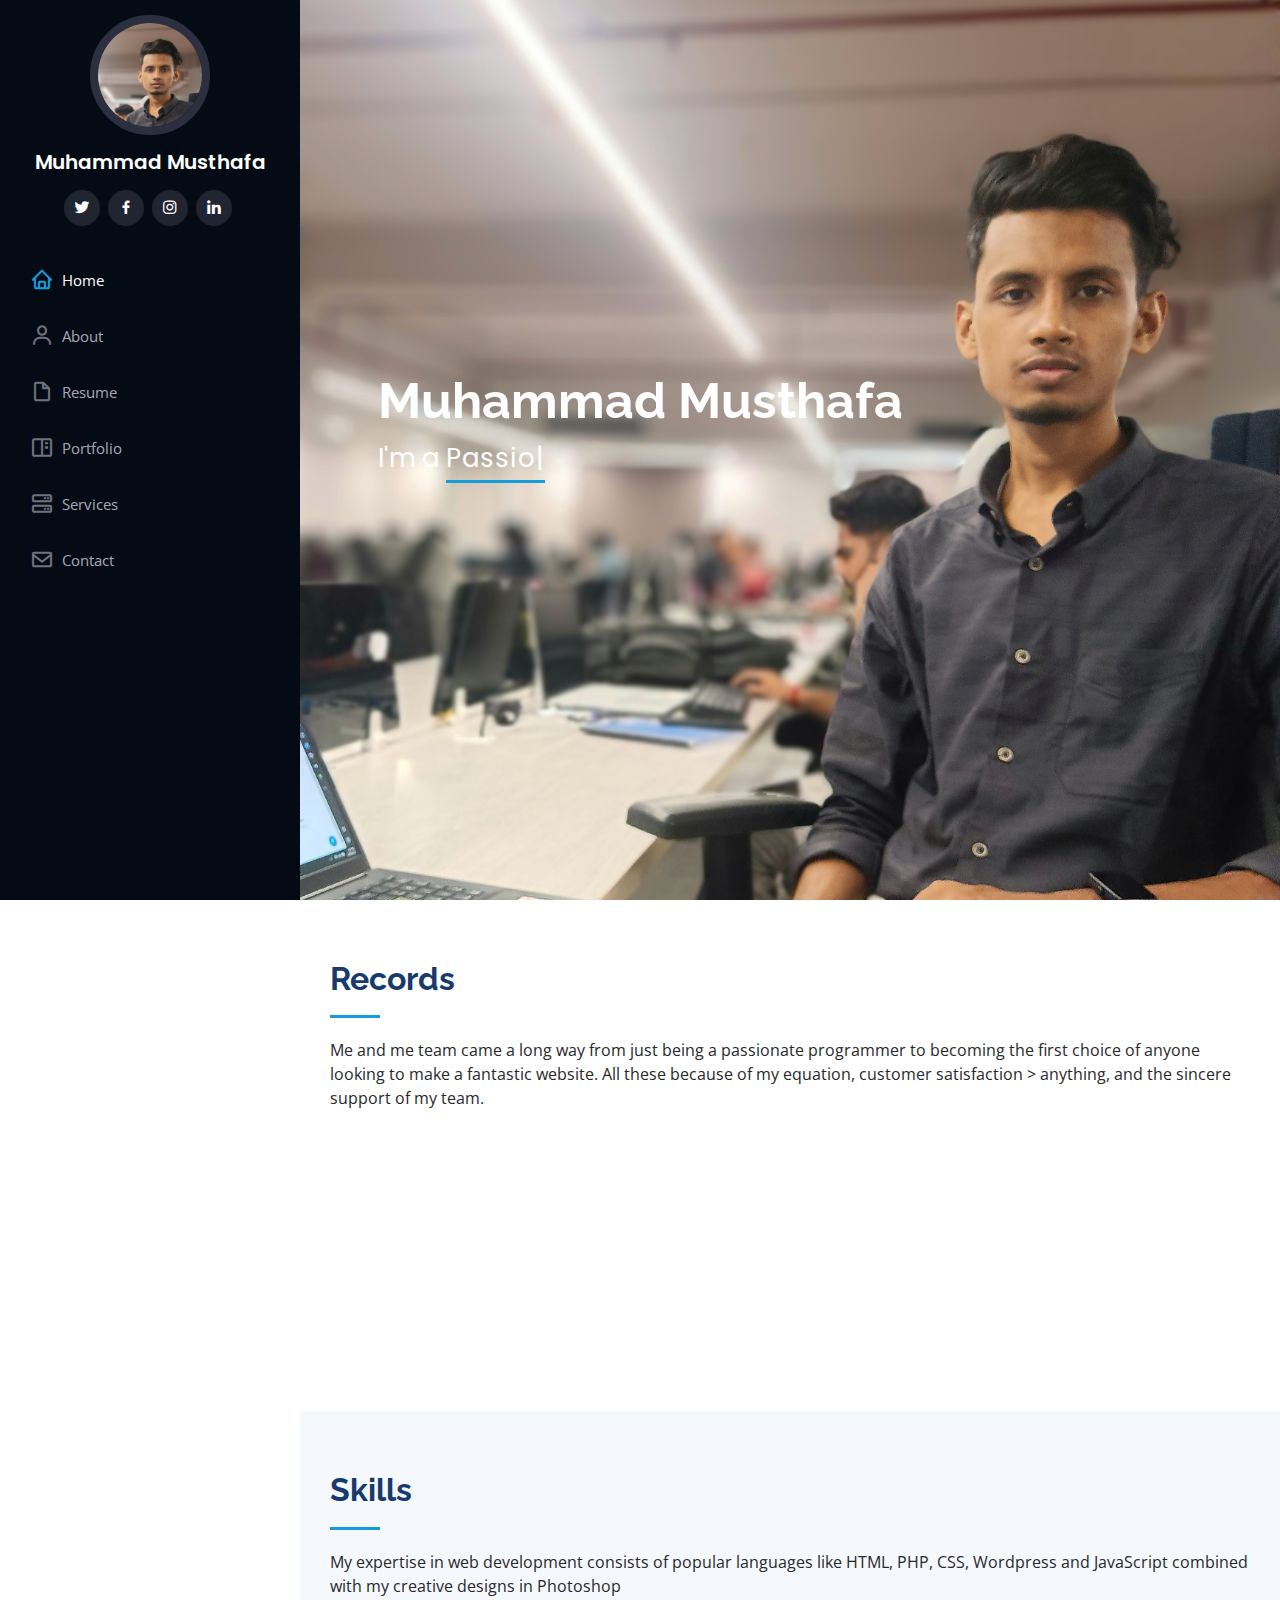
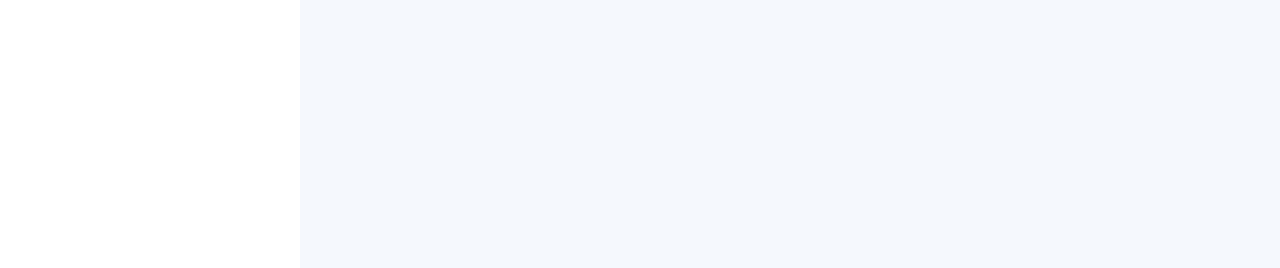
<file: index.html>
<!DOCTYPE html>
<html lang="en">

<head>
  <meta charset="utf-8">
  <meta content="width=device-width, initial-scale=1.0" name="viewport">

  <title>Muhammad Musthafa</title>
  <link rel="icon" href="portfolio-logo/profile.jpg">
  <meta content="" name="description">
  <meta content="" name="keywords">

  <!-- Favicons -->
  <link href="img/apple-touch-icon.png" rel="apple-touch-icon">

  <!-- Google Fonts -->
  <link href="https://fonts.googleapis.com/css?family=Open+Sans:300,300i,400,400i,600,600i,700,700i|Raleway:300,300i,400,400i,500,500i,600,600i,700,700i|Poppins:300,300i,400,400i,500,500i,600,600i,700,700i" rel="stylesheet">

  <!-- Vendor CSS Files -->
  <link href="aos/aos.css" rel="stylesheet">
  <link href="bootstrap/css/bootstrap.min.css" rel="stylesheet">
  <link href="bootstrap-icons/bootstrap-icons.css" rel="stylesheet">
  <link href="boxicons/css/boxicons.min.css" rel="stylesheet">
  <link href="glightbox/css/glightbox.min.css" rel="stylesheet">
  <link href="swiper/swiper-bundle.min.css" rel="stylesheet">

  <!-- Template Main CSS File -->
  <link href="css/style.css" rel="stylesheet">

</head>

<body>

  <!-- ======= Mobile nav toggle button ======= -->
  <i class="bi bi-list mobile-nav-toggle d-xl-none"></i>

  <!-- ======= Header ======= -->
  <header id="header">
    <div class="d-flex flex-column">

      <div class="profile">
        <img src="portfolio-logo/profile.jpg" alt="" class="img-fluid rounded-circle">
        <h1 class="text-light"><a href="index.html">Muhammad Musthafa</a></h1>
        <div class="social-links mt-3 text-center">
          <a href="https://twitter.com/beingmusthafa" class="twitter"><i class="bx bxl-twitter"></i></a>
          <a href="https://www.facebook.com/profile.php?id=100026985451742" class="facebook"><i class="bx bxl-facebook"></i></a>
          <a href="https://www.instagram.com/beingmusthafa/" class="instagram"><i class="bx bxl-instagram"></i></a>
          <a href="https://www.linkedin.com/in/muhammad-musthafa-691a83276/" class="linkedin"><i class="bx bxl-linkedin"></i></a>
        </div>
      </div>

      <nav id="navbar" class="nav-menu navbar">
        <ul>
          <li><a href="index.html" class="nav-link scrollto active"><i class="bx bx-home"></i> <span>Home</span></a></li>
          <li><a href="about.html" class="nav-link scrollto"><i class="bx bx-user"></i> <span>About</span></a></li>
          <li><a href="resume.html" class="nav-link scrollto"><i class="bx bx-file-blank"></i> <span>Resume</span></a></li>
          <li><a href="portfolio.html" class="nav-link scrollto"><i class="bx bx-book-content"></i> <span>Portfolio</span></a></li>
          <li><a href="services.html" class="nav-link scrollto"><i class="bx bx-server"></i> <span>Services</span></a></li>
          <li><a href="contact.html" class="nav-link scrollto"><i class="bx bx-envelope"></i> <span>Contact</span></a></li>
        </ul>
      </nav><!-- .nav-menu -->
    </div>
  </header><!-- End Header -->

  <!-- ======= Hero Section ======= -->
  <section id="hero" class="d-flex flex-column justify-content-center align-items-center">
    <div class="hero-container" data-aos="fade-in">
      <h2>Muhammad Musthafa</h2>
      <p>I'm a <span class="typed" data-typed-items="Passionate Developer, Freelancer, Student"></span></p>
    </div>
  </section><!-- End Hero -->

  <main id="main">

    

    <!-- ======= Facts Section ======= -->
    <section id="facts" class="facts">
      <div class="container">

        <div class="section-title">
          <h2>Records</h2>
          <p>Me and me team came a long way from just being a passionate programmer to becoming the first choice of anyone looking to make a fantastic website. All these because of my equation, customer satisfaction > anything, and the sincere support of my team.</p>
        </div>

        <div class="row no-gutters">

          <div class="col-lg-3 col-md-6 d-md-flex align-items-md-stretch" data-aos="fade-up">
            <div class="count-box">
              <i class="bi bi-emoji-smile"></i>
              <span data-purecounter-start="0" data-purecounter-end="232" data-purecounter-duration="1" class="purecounter"></span>
              <p><strong>Happy Clients</strong> whom we made smile</p>
            </div>
          </div>

          <div class="col-lg-3 col-md-6 d-md-flex align-items-md-stretch" data-aos="fade-up" data-aos-delay="100">
            <div class="count-box">
              <i class="bi bi-journal-richtext"></i>
              <span data-purecounter-start="0" data-purecounter-end="521" data-purecounter-duration="1" class="purecounter"></span>
              <p><strong>Projects</strong> completed wonderfully</p>
            </div>
          </div>

          <div class="col-lg-3 col-md-6 d-md-flex align-items-md-stretch" data-aos="fade-up" data-aos-delay="200">
            <div class="count-box">
              <i class="bi bi-headset"></i>
              <span data-purecounter-start="0" data-purecounter-end="1453" data-purecounter-duration="1" class="purecounter"></span>
              <p><strong>Hours Of Support</strong> provided for my clients by the support team</p>
            </div>
          </div>

          <div class="col-lg-3 col-md-6 d-md-flex align-items-md-stretch" data-aos="fade-up" data-aos-delay="300">
            <div class="count-box">
              <i class="bi bi-people"></i>
              <span data-purecounter-start="0" data-purecounter-end="32" data-purecounter-duration="1" class="purecounter"></span>
              <p><strong>Experts</strong> to support you 24x7 </p>
            </div>
          </div>

        </div>

      </div>
    </section><!-- End Facts Section -->

    <!-- ======= Skills Section ======= -->
    <section id="skills" class="skills section-bg">
      <div class="container">

        <div class="section-title">
          <h2>Skills</h2>
          <p>My expertise in web development consists of popular languages like HTML, PHP, CSS, Wordpress and JavaScript combined with my creative designs in Photoshop</p>
        </div>

        <div class="row skills-content">

          <div class="col-lg-6" data-aos="fade-up">

            <div class="progress">
              <span class="skill">HTML <i class="val">100%</i></span>
              <div class="progress-bar-wrap">
                <div class="progress-bar" role="progressbar" aria-valuenow="100" aria-valuemin="0" aria-valuemax="100"></div>
              </div>
            </div>

            <div class="progress">
              <span class="skill">CSS <i class="val">90%</i></span>
              <div class="progress-bar-wrap">
                <div class="progress-bar" role="progressbar" aria-valuenow="90" aria-valuemin="0" aria-valuemax="100"></div>
              </div>
            </div>

            <div class="progress">
              <span class="skill">JavaScript <i class="val">75%</i></span>
              <div class="progress-bar-wrap">
                <div class="progress-bar" role="progressbar" aria-valuenow="75" aria-valuemin="0" aria-valuemax="100"></div>
              </div>
            </div>

          </div>

          <div class="col-lg-6" data-aos="fade-up" data-aos-delay="100">

            <div class="progress">
              <span class="skill">PHP <i class="val">80%</i></span>
              <div class="progress-bar-wrap">
                <div class="progress-bar" role="progressbar" aria-valuenow="80" aria-valuemin="0" aria-valuemax="100"></div>
              </div>
            </div>

            <div class="progress">
              <span class="skill">WordPress/CMS <i class="val">90%</i></span>
              <div class="progress-bar-wrap">
                <div class="progress-bar" role="progressbar" aria-valuenow="90" aria-valuemin="0" aria-valuemax="100"></div>
              </div>
            </div>

            <div class="progress">
              <span class="skill">Photoshop <i class="val">55%</i></span>
              <div class="progress-bar-wrap">
                <div class="progress-bar" role="progressbar" aria-valuenow="55" aria-valuemin="0" aria-valuemax="100"></div>
              </div>
            </div>

          </div>

        </div>

      </div>
    </section><!-- End Skills Section -->


  </main><!-- End #main -->

  

  <a href="#" class="back-to-top d-flex align-items-center justify-content-center"><i class="bi bi-arrow-up-short"></i></a>

  <!-- Vendor JS Files -->
  <script src="aos/aos.js"></script>
  <script src="bootstrap/js/bootstrap.bundle.min.js"></script>
  <script src="glightbox/js/glightbox.min.js"></script>
  <script src="purecounter/purecounter_vanilla.js"></script>
  <script src="isotope-layout/isotope.pkgd.min.js"></script>
  <script src="swiper/swiper-bundle.min.js"></script>
  <script src="typed.js/typed.umd.js"></script>
  <script src="waypoints/noframework.waypoints.js"></script>
  <script src="php-email-form/validate.js"></script>

  <!-- Template Main JS File -->
  <script src="js/main.js"></script>

</body>

</html>
</file>
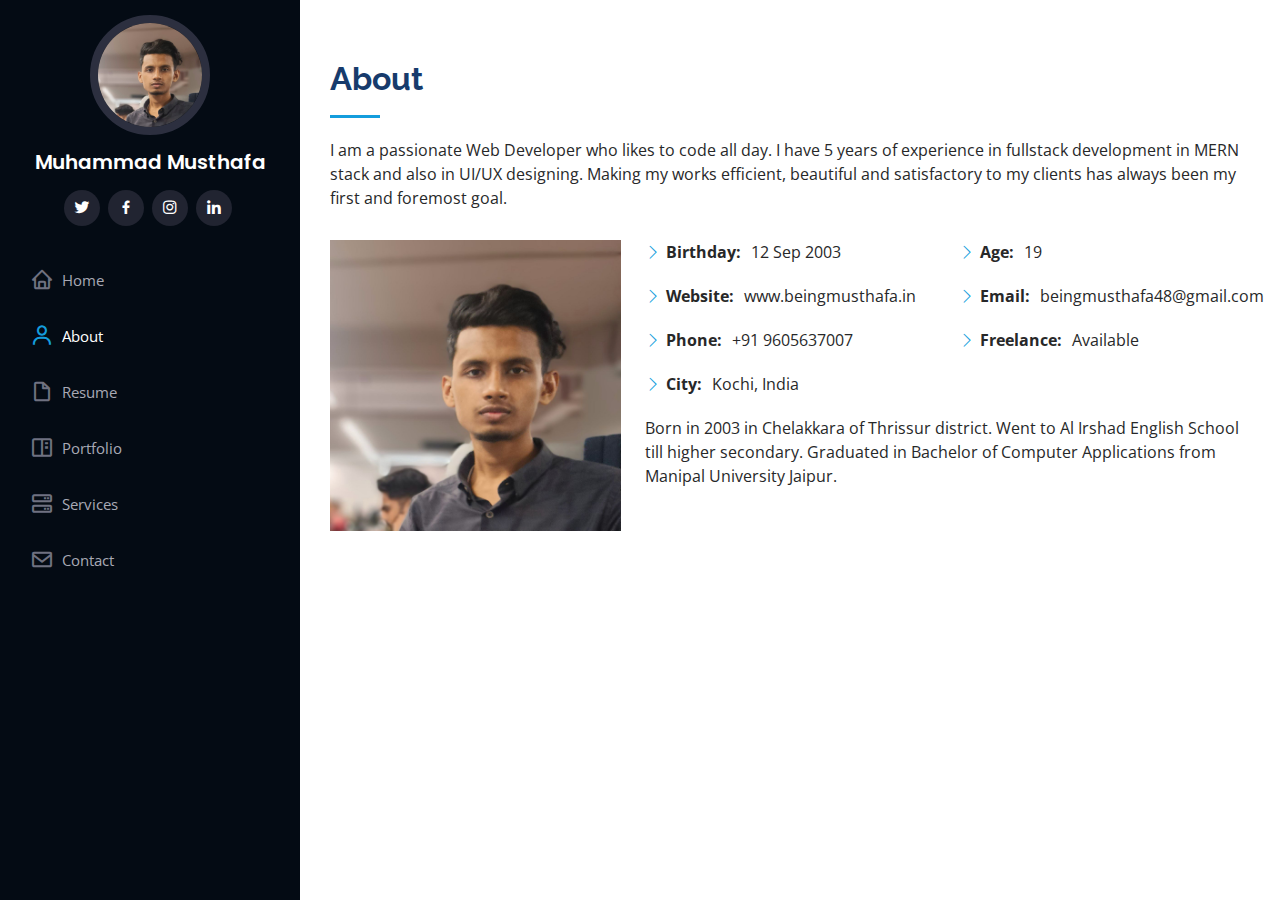
<file: about.html>
<!DOCTYPE html>
<html lang="en">
<head>
    <meta charset="UTF-8">
    <meta name="viewport" content="width=device-width, initial-scale=1.0">
    <title>Muhammad Musthafa - About</title>
    <link rel="icon" href="portfolio-logo/profile.jpg">

    <!-- Favicons -->
  <link href="img/apple-touch-icon.png" rel="apple-touch-icon">

  <!-- Google Fonts -->
  <link href="https://fonts.googleapis.com/css?family=Open+Sans:300,300i,400,400i,600,600i,700,700i|Raleway:300,300i,400,400i,500,500i,600,600i,700,700i|Poppins:300,300i,400,400i,500,500i,600,600i,700,700i" rel="stylesheet">

  <!-- Vendor CSS Files -->
  <link href="aos/aos.css" rel="stylesheet">
  <link href="bootstrap/css/bootstrap.min.css" rel="stylesheet">
  <link href="bootstrap-icons/bootstrap-icons.css" rel="stylesheet">
  <link href="boxicons/css/boxicons.min.css" rel="stylesheet">
  <link href="glightbox/css/glightbox.min.css" rel="stylesheet">
  <link href="swiper/swiper-bundle.min.css" rel="stylesheet">

  <!-- Template Main CSS File -->
  <link href="css/style.css" rel="stylesheet">
</head>
<body>

    <!-- ======= Mobile nav toggle button ======= -->
  <i class="bi bi-list mobile-nav-toggle d-xl-none"></i>

  <!-- ======= Header ======= -->
  <header id="header">
    <div class="d-flex flex-column">

      <div class="profile">
        <img src="portfolio-logo/profile.jpg" alt="" class="img-fluid rounded-circle">
        <h1 class="text-light"><a href="index.html">Muhammad Musthafa</a></h1>
        <div class="social-links mt-3 text-center">
          <a href="https://twitter.com/beingmusthafa" class="twitter"><i class="bx bxl-twitter"></i></a>
          <a href="https://www.facebook.com/profile.php?id=100026985451742" class="facebook"><i class="bx bxl-facebook"></i></a>
          <a href="https://www.instagram.com/beingmusthafa/" class="instagram"><i class="bx bxl-instagram"></i></a>
          <a href="https://www.linkedin.com/in/muhammad-musthafa-691a83276/" class="linkedin"><i class="bx bxl-linkedin"></i></a>
        </div>
      </div>

      <nav id="navbar" class="nav-menu navbar">
        <ul>
          <li><a href="index.html" class="nav-link scrollto "><i class="bx bx-home"></i> <span>Home</span></a></li>
          <li><a href="about.html" class="nav-link scrollto active"><i class="bx bx-user"></i> <span>About</span></a></li>
          <li><a href="resume.html" class="nav-link scrollto"><i class="bx bx-file-blank"></i> <span>Resume</span></a></li>
          <li><a href="portfolio.html" class="nav-link scrollto"><i class="bx bx-book-content"></i> <span>Portfolio</span></a></li>
          <li><a href="services.html" class="nav-link scrollto"><i class="bx bx-server"></i> <span>Services</span></a></li>
          <li><a href="contact.html" class="nav-link scrollto"><i class="bx bx-envelope"></i> <span>Contact</span></a></li>
        </ul>
      </nav><!-- .nav-menu -->
    </div>
  </header><!-- End Header -->
    <main id="main">
        <!-- ======= About Section ======= -->
    <section id="about" class="about">
        <div class="container">
  
          <div class="section-title">
            <h2>About</h2>
            <p> I am a passionate Web Developer who likes to code all day. I have 5 years of experience in fullstack development in MERN stack and also in UI/UX designing. Making my works efficient, beautiful and satisfactory to my clients has always been my first and foremost goal.</p>
          </div>
  
          <div class="row">
            <div class="col-lg-4" data-aos="fade-right">
              <img src="portfolio-logo/profile.jpg" class="img-fluid" alt="">
            </div>
            <div class="col-lg-8 pt-4 pt-lg-0 content" data-aos="fade-left">
              
              <div class="row">
                <div class="col-lg-6">
                  <ul>
                    <li><i class="bi bi-chevron-right"></i> <strong>Birthday:</strong> <span>12 Sep 2003</span></li>
                    <li><i class="bi bi-chevron-right"></i> <strong>Website:</strong> <span>www.beingmusthafa.in</span></li>
                    <li><i class="bi bi-chevron-right"></i> <strong>Phone:</strong> <span>+91 9605637007</span></li>
                    <li><i class="bi bi-chevron-right"></i> <strong>City:</strong> <span>Kochi, India</span></li>
                  </ul>
                </div>
                <div class="col-lg-6">
                  <ul>
                    <li><i class="bi bi-chevron-right"></i> <strong>Age:</strong> <span>19</span></li>
                    <li><i class="bi bi-chevron-right"></i> <strong>Email:</strong> <span>beingmusthafa48@gmail.com</span></li>
                    <li><i class="bi bi-chevron-right"></i> <strong>Freelance:</strong> <span>Available</span></li>
                  </ul>
                </div>
              </div>
              <p>
                Born in 2003 in Chelakkara of Thrissur district. Went to Al Irshad English School till higher secondary. Graduated in Bachelor of Computer Applications from Manipal University Jaipur.
              </p>
            </div>
          </div>
  
        </div>
      </section><!-- End About Section -->



    </main>


    <a href="#" class="back-to-top d-flex align-items-center justify-content-center"><i class="bi bi-arrow-up-short"></i></a>

  <!-- Vendor JS Files -->
  <script src="purecounter/purecounter_vanilla.js"></script>
  <script src="aos/aos.js"></script>
  <script src="bootstrap/js/bootstrap.bundle.min.js"></script>
  <script src="glightbox/js/glightbox.min.js"></script>
  <script src="isotope-layout/isotope.pkgd.min.js"></script>
  <script src="swiper/swiper-bundle.min.js"></script>
  <script src="typed.js/typed.umd.js"></script>
  <script src="waypoints/noframework.waypoints.js"></script>
  <script src="php-email-form/validate.js"></script>

  <!-- Template Main JS File -->
  <script src="js/main.js"></script>
</body>
</html>
</file>
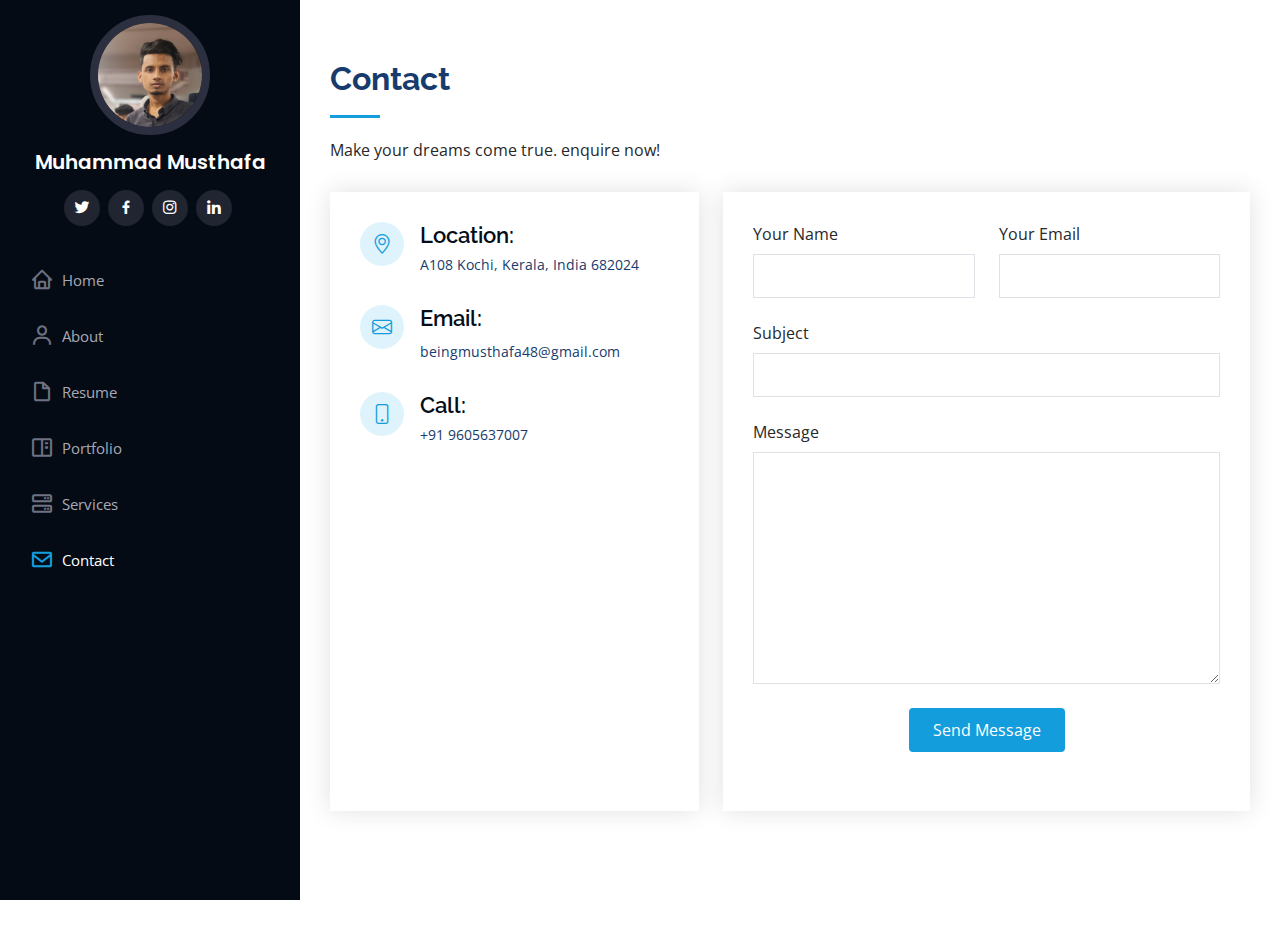
<file: contact.html>
<!DOCTYPE html>
<html lang="en">
<head>
    <meta charset="UTF-8">
    <meta name="viewport" content="width=device-width, initial-scale=1.0">
    <title>Muhammad Musthafa - Contact</title>
    <link rel="icon" href="portfolio-logo/profile.jpg">

    <!-- Favicons -->
  <link href="img/apple-touch-icon.png" rel="apple-touch-icon">

  <!-- Google Fonts -->
  <link href="https://fonts.googleapis.com/css?family=Open+Sans:300,300i,400,400i,600,600i,700,700i|Raleway:300,300i,400,400i,500,500i,600,600i,700,700i|Poppins:300,300i,400,400i,500,500i,600,600i,700,700i" rel="stylesheet">

  <!-- Vendor CSS Files -->
  <link href="aos/aos.css" rel="stylesheet">
  <link href="bootstrap/css/bootstrap.min.css" rel="stylesheet">
  <link href="bootstrap-icons/bootstrap-icons.css" rel="stylesheet">
  <link href="boxicons/css/boxicons.min.css" rel="stylesheet">
  <link href="glightbox/css/glightbox.min.css" rel="stylesheet">
  <link href="swiper/swiper-bundle.min.css" rel="stylesheet">

  <!-- Template Main CSS File -->
  <link href="css/style.css" rel="stylesheet">
</head>
<body>

    <!-- ======= Mobile nav toggle button ======= -->
  <i class="bi bi-list mobile-nav-toggle d-xl-none"></i>

  <!-- ======= Header ======= -->
  <header id="header">
    <div class="d-flex flex-column">

      <div class="profile">
        <img src="portfolio-logo/profile.jpg" alt="" class="img-fluid rounded-circle">
        <h1 class="text-light"><a href="index.html">Muhammad Musthafa</a></h1>
        <div class="social-links mt-3 text-center">
          <a href="https://twitter.com/beingmusthafa" class="twitter"><i class="bx bxl-twitter"></i></a>
          <a href="https://www.facebook.com/profile.php?id=100026985451742" class="facebook"><i class="bx bxl-facebook"></i></a>
          <a href="https://www.instagram.com/beingmusthafa/" class="instagram"><i class="bx bxl-instagram"></i></a>
          <a href="https://www.linkedin.com/in/muhammad-musthafa-691a83276/" class="linkedin"><i class="bx bxl-linkedin"></i></a>
        </div>
      </div>

      <nav id="navbar" class="nav-menu navbar">
        <ul>
          <li><a href="index.html" class="nav-link scrollto "><i class="bx bx-home"></i> <span>Home</span></a></li>
          <li><a href="about.html" class="nav-link scrollto"><i class="bx bx-user"></i> <span>About</span></a></li>
          <li><a href="resume.html" class="nav-link scrollto"><i class="bx bx-file-blank"></i> <span>Resume</span></a></li>
          <li><a href="portfolio.html" class="nav-link scrollto"><i class="bx bx-book-content"></i> <span>Portfolio</span></a></li>
          <li><a href="services.html" class="nav-link scrollto"><i class="bx bx-server"></i> <span>Services</span></a></li>
          <li><a href="contact.html" class="nav-link scrollto active"><i class="bx bx-envelope"></i> <span>Contact</span></a></li>
        </ul>
      </nav><!-- .nav-menu -->
    </div>
  </header><!-- End Header -->

    <main id="main">

         <!-- ======= Contact Section ======= -->
    <section id="contact" class="contact">
        <div class="container">
  
          <div class="section-title">
            <h2>Contact</h2>
            <p>Make your dreams come true. enquire now!</p>
          </div>
  
          <div class="row" data-aos="fade-in">
  
            <div class="col-lg-5 d-flex align-items-stretch">
              <div class="info">
                <div class="address">
                  <i class="bi bi-geo-alt"></i>
                  <h4>Location:</h4>
                  <p>A108 Kochi, Kerala, India 682024</p>
                </div>
  
                <div class="email">
                  <i class="bi bi-envelope"></i>
                  <h4>Email:</h4>
                  <p>beingmusthafa48@gmail.com</p>
                </div>
  
                <div class="phone">
                  <i class="bi bi-phone"></i>
                  <h4>Call:</h4>
                  <p>+91 9605637007</p>
                </div>
  
                <iframe src="https://www.google.com/maps/embed?pb=!1m18!1m12!1m3!1d3929.9510023340154!2d76.3192310092422!3d9.938034990123178!2m3!1f0!2f0!3f0!3m2!1i1024!2i768!4f13.1!3m3!1m2!1s0x3b0873e8b17e4e1f%3A0x631726fd9022096b!2sBrototype%20Kochi!5e0!3m2!1sen!2sin!4v1689790853045!5m2!1sen!2sin" width="280" height="300" style="border:0;" allowfullscreen loading="lazy" referrerpolicy="no-referrer-when-downgrade"></iframe>
              </div>
  
            </div>
  
            <div class="col-lg-7 mt-5 mt-lg-0 d-flex align-items-stretch">
              <form action="forms/contact.php" method="post" role="form" class="php-email-form">
                <div class="row">
                  <div class="form-group col-md-6">
                    <label for="name">Your Name</label>
                    <input type="text" name="name" class="form-control" id="name" required>
                  </div>
                  <div class="form-group col-md-6">
                    <label for="name">Your Email</label>
                    <input type="email" class="form-control" name="email" id="email" required>
                  </div>
                </div>
                <div class="form-group">
                  <label for="name">Subject</label>
                  <input type="text" class="form-control" name="subject" id="subject" required>
                </div>
                <div class="form-group">
                  <label for="name">Message</label>
                  <textarea class="form-control" name="message" rows="10" required></textarea>
                </div>
                <div class="my-3">
                  <div class="loading">Loading</div>
                  <div class="error-message"></div>
                  <div class="sent-message">Your message has been sent. Thank you!</div>
                </div>
                <div class="text-center"><button type="submit">Send Message</button></div>
              </form>
            </div>
  
          </div>
  
        </div>
      </section><!-- End Contact Section -->
    </main>




    <a href="#" class="back-to-top d-flex align-items-center justify-content-center"><i class="bi bi-arrow-up-short"></i></a>

  <!-- Vendor JS Files -->
  <script src="purecounter/purecounter_vanilla.js"></script>
  <script src="aos/aos.js"></script>
  <script src="bootstrap/js/bootstrap.bundle.min.js"></script>
  <script src="glightbox/js/glightbox.min.js"></script>
  <script src="isotope-layout/isotope.pkgd.min.js"></script>
  <script src="swiper/swiper-bundle.min.js"></script>
  <script src="typed.js/typed.umd.js"></script>
  <script src="waypoints/noframework.waypoints.js"></script>
  <script src="php-email-form/validate.js"></script>

  <!-- Template Main JS File -->
  <script src="js/main.js"></script>
</body>
</html>
</file>
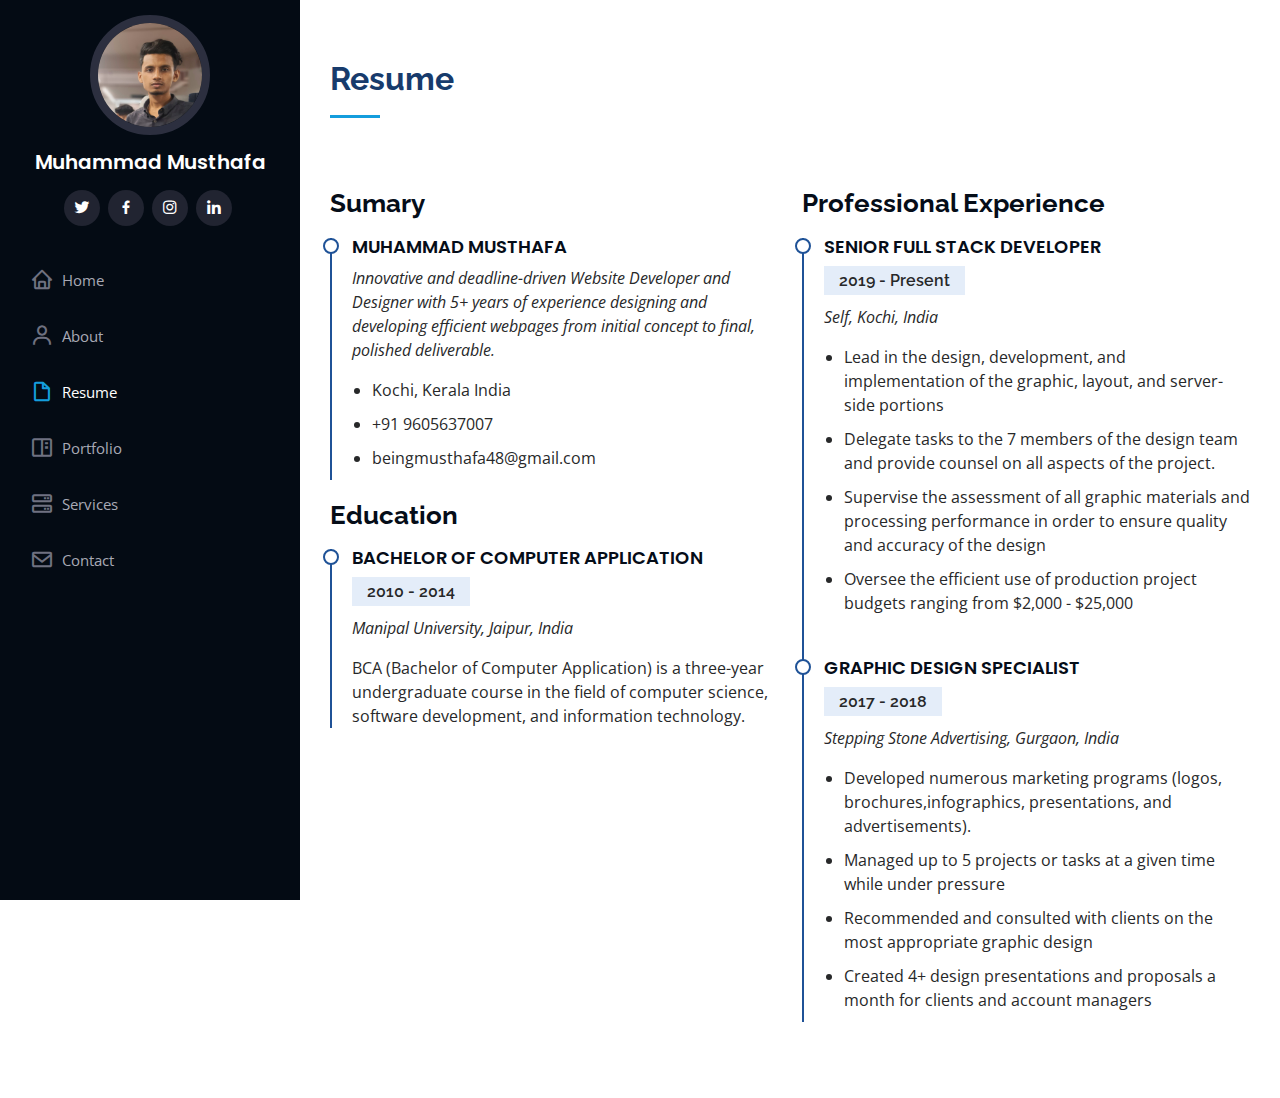
<file: resume.html>
<!DOCTYPE html>
<html lang="en">
<head>
    <meta charset="UTF-8">
    <meta name="viewport" content="width=device-width, initial-scale=1.0">
    <title>Muhammad Musthafa - Resume</title>
    <link rel="icon" href="portfolio-logo/profile.jpg">

    <!-- Favicons -->
  <link href="img/apple-touch-icon.png" rel="apple-touch-icon">

  <!-- Google Fonts -->
  <link href="https://fonts.googleapis.com/css?family=Open+Sans:300,300i,400,400i,600,600i,700,700i|Raleway:300,300i,400,400i,500,500i,600,600i,700,700i|Poppins:300,300i,400,400i,500,500i,600,600i,700,700i" rel="stylesheet">

  <!-- Vendor CSS Files -->
  <link href="aos/aos.css" rel="stylesheet">
  <link href="bootstrap/css/bootstrap.min.css" rel="stylesheet">
  <link href="bootstrap-icons/bootstrap-icons.css" rel="stylesheet">
  <link href="boxicons/css/boxicons.min.css" rel="stylesheet">
  <link href="glightbox/css/glightbox.min.css" rel="stylesheet">
  <link href="swiper/swiper-bundle.min.css" rel="stylesheet">

  <!-- Template Main CSS File -->
  <link href="css/style.css" rel="stylesheet">
</head>
<body>
    <!-- ======= Mobile nav toggle button ======= -->
  <i class="bi bi-list mobile-nav-toggle d-xl-none"></i>

  <!-- ======= Header ======= -->
  <header id="header">
    <div class="d-flex flex-column">

      <div class="profile">
        <img src="portfolio-logo/profile.jpg" alt="" class="img-fluid rounded-circle">        <h1 class="text-light"><a href="index.html">Muhammad Musthafa</a></h1>
        <div class="social-links mt-3 text-center">
          <a href="https://twitter.com/beingmusthafa" class="twitter"><i class="bx bxl-twitter"></i></a>
          <a href="https://www.facebook.com/profile.php?id=100026985451742" class="facebook"><i class="bx bxl-facebook"></i></a>
          <a href="https://www.instagram.com/beingmusthafa/" class="instagram"><i class="bx bxl-instagram"></i></a>
          <a href="https://www.linkedin.com/in/muhammad-musthafa-691a83276/" class="linkedin"><i class="bx bxl-linkedin"></i></a>
        </div>
      </div>

      <nav id="navbar" class="nav-menu navbar">
        <ul>
          <li><a href="index.html" class="nav-link scrollto "><i class="bx bx-home"></i> <span>Home</span></a></li>
          <li><a href="about.html" class="nav-link scrollto"><i class="bx bx-user"></i> <span>About</span></a></li>
          <li><a href="resume.html" class="nav-link scrollto active"><i class="bx bx-file-blank"></i> <span>Resume</span></a></li>
          <li><a href="portfolio.html" class="nav-link scrollto"><i class="bx bx-book-content"></i> <span>Portfolio</span></a></li>
          <li><a href="services.html" class="nav-link scrollto"><i class="bx bx-server"></i> <span>Services</span></a></li>
          <li><a href="contact.html" class="nav-link scrollto"><i class="bx bx-envelope"></i> <span>Contact</span></a></li>
        </ul>
      </nav><!-- .nav-menu -->
    </div>
  </header><!-- End Header -->

    <main id="main">

        <!-- ======= Resume Section ======= -->
    <section id="resume" class="resume">
        <div class="container">
  
          <div class="section-title">
            <h2>Resume</h2>
          </div>
  
          <div class="row">
            <div class="col-lg-6" data-aos="fade-up">
              <h3 class="resume-title">Sumary</h3>
              <div class="resume-item pb-0">
                <h4>Muhammad Musthafa</h4>
                <p><em>Innovative and deadline-driven Website Developer and Designer with 5+ years of experience designing and developing efficient webpages from initial concept to final, polished deliverable.</em></p>
                <ul>
                  <li>Kochi, Kerala India</li>
                  <li>+91 9605637007</li>
                  <li>beingmusthafa48@gmail.com</li>
                </ul>
              </div>
  
              <h3 class="resume-title">Education</h3>
              <div class="resume-item">
                <h4>Bachelor of Computer Application</h4>
                <h5>2010 - 2014</h5>
                <p><em>Manipal University, Jaipur, India</em></p>
                <p>BCA (Bachelor of Computer Application) is a three-year undergraduate course in the field of computer science, software development, and information technology.</p>
              </div>
            </div>
            <div class="col-lg-6" data-aos="fade-up" data-aos-delay="100">
              <h3 class="resume-title">Professional Experience</h3>
              <div class="resume-item">
                <h4>Senior Full Stack Developer</h4>
                <h5>2019 - Present</h5>
                <p><em>Self, Kochi, India </em></p>
                <ul>
                  <li>Lead in the design, development, and implementation of the graphic, layout, and server-side portions</li>
                  <li>Delegate tasks to the 7 members of the design team and provide counsel on all aspects of the project. </li>
                  <li>Supervise the assessment of all graphic materials and processing performance in order to ensure quality and accuracy of the design</li>
                  <li>Oversee the efficient use of production project budgets ranging from $2,000 - $25,000</li>
                </ul>
              </div>
              <div class="resume-item">
                <h4>Graphic design specialist</h4>
                <h5>2017 - 2018</h5>
                <p><em>Stepping Stone Advertising, Gurgaon, India</em></p>
                <ul>
                  <li>Developed numerous marketing programs (logos, brochures,infographics, presentations, and advertisements).</li>
                  <li>Managed up to 5 projects or tasks at a given time while under pressure</li>
                  <li>Recommended and consulted with clients on the most appropriate graphic design</li>
                  <li>Created 4+ design presentations and proposals a month for clients and account managers</li>
                </ul>
              </div>
            </div>
          </div>
  
        </div>
      </section><!-- End Resume Section -->
    </main>



    <a href="#" class="back-to-top d-flex align-items-center justify-content-center"><i class="bi bi-arrow-up-short"></i></a>

  <!-- Vendor JS Files -->
  <script src="purecounter/purecounter_vanilla.js"></script>
  <script src="aos/aos.js"></script>
  <script src="bootstrap/js/bootstrap.bundle.min.js"></script>
  <script src="glightbox/js/glightbox.min.js"></script>
  <script src="isotope-layout/isotope.pkgd.min.js"></script>
  <script src="swiper/swiper-bundle.min.js"></script>
  <script src="typed.js/typed.umd.js"></script>
  <script src="waypoints/noframework.waypoints.js"></script>
  <script src="php-email-form/validate.js"></script>

  <!-- Template Main JS File -->
  <script src="js/main.js"></script>
</body>
</html>
</file>
<file: css/style.css>
/**
* Template Name: iPortfolio
* Updated: May 30 2023 with Bootstrap v5.3.0
* Template URL: https://bootstrapmade.com/iportfolio-bootstrap-portfolio-websites-template/
* Author: BootstrapMade.com
* License: https://bootstrapmade.com/license/
*/

/*--------------------------------------------------------------
# General
--------------------------------------------------------------*/
body {
  font-family: "Open Sans", sans-serif;
  color: #272829;
}

a {
  color: #149ddd;
  text-decoration: none;
}

a:hover {
  color: #37b3ed;
  text-decoration: none;
}

h1,
h2,
h3,
h4,
h5,
h6 {
  font-family: "Raleway", sans-serif;
}

/*--------------------------------------------------------------
# Back to top button
--------------------------------------------------------------*/
.back-to-top {
  position: fixed;
  visibility: hidden;
  opacity: 0;
  right: 15px;
  bottom: 15px;
  z-index: 996;
  background: #149ddd;
  width: 40px;
  height: 40px;
  border-radius: 50px;
  transition: all 0.4s;
}

.back-to-top i {
  font-size: 28px;
  color: #fff;
  line-height: 0;
}

.back-to-top:hover {
  background: #2eafec;
  color: #fff;
}

.back-to-top.active {
  visibility: visible;
  opacity: 1;
}

/*--------------------------------------------------------------
# Header
--------------------------------------------------------------*/
#header {
  position: fixed;
  top: 0;
  left: 0;
  bottom: 0;
  width: 300px;
  transition: all ease-in-out 0.5s;
  z-index: 9997;
  transition: all 0.5s;
  padding: 0 15px;
  background: #040b14;
  overflow-y: auto;
}

#header .profile img {
  margin: 15px auto;
  display: block;
  width: 120px;
  border: 8px solid #2c2f3f;
}

#header .profile h1 {
  font-size: 20px;
  margin: 0;
  padding: 0;
  font-weight: 600;
  -moz-text-align-last: center;
  text-align-last: center;
  font-family: "Poppins", sans-serif;
}

#header .profile h1 a,
#header .profile h1 a:hover {
  color: #fff;
  text-decoration: none;
}

#header .profile .social-links a {
  font-size: 18px;
  display: inline-block;
  background: #212431;
  color: #fff;
  line-height: 1;
  padding: 8px 0;
  margin-right: 4px;
  border-radius: 50%;
  text-align: center;
  width: 36px;
  height: 36px;
  transition: 0.3s;
}

#header .profile .social-links a:hover {
  background: #149ddd;
  color: #fff;
  text-decoration: none;
}

#main {
  margin-left: 300px;
}

.container,
.container-fluid {
  padding-left: 30px;
  padding-right: 30px;
}

@media (max-width: 1199px) {
  #header {
    left: -300px;
  }

  #main {
    margin-left: 0;
  }

  .container,
  .container-fluid {
    padding-left: 12px;
    padding-right: 12px;
  }
}

/*--------------------------------------------------------------
# Navigation Menu
--------------------------------------------------------------*/
/* Desktop Navigation */
.nav-menu {
  padding: 30px 0 0 0;
}

.nav-menu * {
  margin: 0;
  padding: 0;
  list-style: none;
}

.nav-menu>ul>li {
  position: relative;
  white-space: nowrap;
}

.nav-menu a,
.nav-menu a:focus {
  display: flex;
  align-items: center;
  color: #a8a9b4;
  padding: 12px 15px;
  margin-bottom: 8px;
  transition: 0.3s;
  font-size: 15px;
}

.nav-menu a i,
.nav-menu a:focus i {
  font-size: 24px;
  padding-right: 8px;
  color: #6f7180;
}

.nav-menu a:hover,
.nav-menu .active,
.nav-menu .active:focus,
.nav-menu li:hover>a {
  text-decoration: none;
  color: #fff;
}

.nav-menu a:hover i,
.nav-menu .active i,
.nav-menu .active:focus i,
.nav-menu li:hover>a i {
  color: #149ddd;
}

/* Mobile Navigation */
.mobile-nav-toggle {
  position: fixed;
  right: 15px;
  top: 15px;
  z-index: 9998;
  border: 0;
  font-size: 24px;
  transition: all 0.4s;
  outline: none !important;
  background-color: #149ddd;
  color: #fff;
  width: 40px;
  height: 40px;
  display: inline-flex;
  align-items: center;
  justify-content: center;
  line-height: 0;
  border-radius: 50px;
  cursor: pointer;
}

.mobile-nav-active {
  overflow: hidden;
}

.mobile-nav-active #header {
  left: 0;
}

/*--------------------------------------------------------------
# Hero Section
--------------------------------------------------------------*/
#hero {
  width: 100%;
  height: 100vh;
  background: url("../img/profile-big.jpg") top center;
  background-size: cover;
}

#hero:before {
  /* content: ""; */
  background: rgba(5, 13, 24, 0.3);
  position: absolute;
  bottom: 0;
  top: 0;
  left: 0;
  right: 0;
  z-index: 1;
}

#hero .hero-container {
  position: relative;
  z-index: 2;
  min-width: 300px;
}

#hero h2 {
  margin: 0 0 10px 0;
  font-size: 50px;
  font-weight: 700;
  line-height: 56px;
  color: #fff;
}

#hero p {
  color: #fff;
  margin-bottom: 50px;
  font-size: 26px;
  font-family: "Poppins", sans-serif;
}

#hero p span {
  color: #fff;
  padding-bottom: 4px;
  letter-spacing: 1px;
  border-bottom: 3px solid #149ddd;
}

@media (min-width: 1024px) {
  #hero {
    background-attachment: fixed;
  }
}

@media (max-width: 768px) {
  #hero h1 {
    font-size: 28px;
    line-height: 36px;
  }

  #hero h2 {
    font-size: 18px;
    line-height: 24px;
    margin-bottom: 30px;
  }
}

/*--------------------------------------------------------------
# Sections General
--------------------------------------------------------------*/
section {
  padding: 60px 0;
  overflow: hidden;
}

.section-bg {
  background: #f5f8fd;
}

.section-title {
  padding-bottom: 30px;
}

.section-title h2 {
  font-size: 32px;
  font-weight: bold;
  margin-bottom: 20px;
  padding-bottom: 20px;
  position: relative;
  color: #173b6c;
}

.section-title h2::after {
  content: "";
  position: absolute;
  display: block;
  width: 50px;
  height: 3px;
  background: #149ddd;
  bottom: 0;
  left: 0;
}

.section-title p {
  margin-bottom: 0;
}

/*--------------------------------------------------------------
# About
--------------------------------------------------------------*/
.about .content h3 {
  font-weight: 700;
  font-size: 26px;
  color: #173b6c;
}

.about .content ul {
  list-style: none;
  padding: 0;
}

.about .content ul li {
  margin-bottom: 20px;
  display: flex;
  align-items: center;
}

.about .content ul strong {
  margin-right: 10px;
}

.about .content ul i {
  font-size: 16px;
  margin-right: 5px;
  color: #149ddd;
  line-height: 0;
}

.about .content p:last-child {
  margin-bottom: 0;
}

/*--------------------------------------------------------------
# Facts
--------------------------------------------------------------*/
.facts {
  padding-bottom: 30px;
}

.facts .count-box {
  padding: 30px;
  width: 100%;
}

.facts .count-box i {
  display: block;
  font-size: 44px;
  color: #149ddd;
  float: left;
  line-height: 0;
}

.facts .count-box span {
  font-size: 48px;
  line-height: 40px;
  display: block;
  font-weight: 700;
  color: #050d18;
  margin-left: 60px;
}

.facts .count-box p {
  padding: 15px 0 0 0;
  margin: 0 0 0 60px;
  font-family: "Raleway", sans-serif;
  font-size: 14px;
  color: #122f57;
}

.facts .count-box a {
  font-weight: 600;
  display: block;
  margin-top: 20px;
  color: #122f57;
  font-size: 15px;
  font-family: "Poppins", sans-serif;
  transition: ease-in-out 0.3s;
}

.facts .count-box a:hover {
  color: #1f5297;
}

/*--------------------------------------------------------------
# Akills
--------------------------------------------------------------*/
.skills .progress {
  height: 60px;
  display: block;
  background: none;
  border-radius: 0;
}

.skills .progress .skill {
  padding: 0;
  margin: 0 0 6px 0;
  text-transform: uppercase;
  display: block;
  font-weight: 600;
  font-family: "Poppins", sans-serif;
  color: #050d18;
}

.skills .progress .skill .val {
  float: right;
  font-style: normal;
}

.skills .progress-bar-wrap {
  background: #dce8f8;
  height: 10px;
}

.skills .progress-bar {
  width: 1px;
  height: 10px;
  transition: 0.9s;
  background-color: #149ddd;
}

/*--------------------------------------------------------------
# Resume
--------------------------------------------------------------*/
.resume .resume-title {
  font-size: 26px;
  font-weight: 700;
  margin-top: 20px;
  margin-bottom: 20px;
  color: #050d18;
}

.resume .resume-item {
  padding: 0 0 20px 20px;
  margin-top: -2px;
  border-left: 2px solid #1f5297;
  position: relative;
}

.resume .resume-item h4 {
  line-height: 18px;
  font-size: 18px;
  font-weight: 600;
  text-transform: uppercase;
  font-family: "Poppins", sans-serif;
  color: #050d18;
  margin-bottom: 10px;
}

.resume .resume-item h5 {
  font-size: 16px;
  background: #e4edf9;
  padding: 5px 15px;
  display: inline-block;
  font-weight: 600;
  margin-bottom: 10px;
}

.resume .resume-item ul {
  padding-left: 20px;
}

.resume .resume-item ul li {
  padding-bottom: 10px;
}

.resume .resume-item:last-child {
  padding-bottom: 0;
}

.resume .resume-item::before {
  content: "";
  position: absolute;
  width: 16px;
  height: 16px;
  border-radius: 50px;
  left: -9px;
  top: 0;
  background: #fff;
  border: 2px solid #1f5297;
}

/*--------------------------------------------------------------
# Portfolio
--------------------------------------------------------------*/
.portfolio .portfolio-item {
  margin-bottom: 30px;
}

.portfolio #portfolio-flters {
  padding: 0;
  margin: 0 auto 35px auto;
  list-style: none;
  text-align: center;
  background: #fff;
  border-radius: 50px;
  padding: 2px 15px;
}

.portfolio #portfolio-flters li {
  cursor: pointer;
  display: inline-block;
  padding: 10px 15px 8px 15px;
  font-size: 14px;
  font-weight: 600;
  line-height: 1;
  text-transform: uppercase;
  color: #272829;
  margin-bottom: 5px;
  transition: all 0.3s ease-in-out;
}

.portfolio #portfolio-flters li:hover,
.portfolio #portfolio-flters li.filter-active {
  color: #149ddd;
}

.portfolio #portfolio-flters li:last-child {
  margin-right: 0;
}

.portfolio .portfolio-wrap {
  transition: 0.3s;
  position: relative;
  overflow: hidden;
  z-index: 1;
}

.portfolio .portfolio-wrap::before {
  content: "";
  background: rgba(255, 255, 255, 0.5);
  position: absolute;
  left: 0;
  right: 0;
  top: 0;
  bottom: 0;
  transition: all ease-in-out 0.3s;
  z-index: 2;
  opacity: 0;
}

.portfolio .portfolio-wrap .portfolio-links {
  opacity: 1;
  left: 0;
  right: 0;
  bottom: -60px;
  z-index: 3;
  position: absolute;
  transition: all ease-in-out 0.3s;
  display: flex;
  justify-content: center;
}

.portfolio .portfolio-wrap .portfolio-links a {
  color: #fff;
  font-size: 28px;
  text-align: center;
  background: rgba(20, 157, 221, 0.75);
  transition: 0.3s;
  width: 50%;
}

.portfolio .portfolio-wrap .portfolio-links a:hover {
  background: rgba(20, 157, 221, 0.95);
}

.portfolio .portfolio-wrap .portfolio-links a+a {
  border-left: 1px solid #37b3ed;
}

.portfolio .portfolio-wrap:hover::before {
  top: 0;
  left: 0;
  right: 0;
  bottom: 0;
  opacity: 1;
}

.portfolio .portfolio-wrap:hover .portfolio-links {
  opacity: 1;
  bottom: 0;
}

/*--------------------------------------------------------------
# Portfolio Details
--------------------------------------------------------------*/
.portfolio-details {
  padding-top: 40px;
}

.portfolio-details .portfolio-details-slider img {
  width: 100%;
}

.portfolio-details .portfolio-details-slider .swiper-pagination {
  margin-top: 20px;
  position: relative;
}

.portfolio-details .portfolio-details-slider .swiper-pagination .swiper-pagination-bullet {
  width: 12px;
  height: 12px;
  background-color: #fff;
  opacity: 1;
  border: 1px solid #149ddd;
}

.portfolio-details .portfolio-details-slider .swiper-pagination .swiper-pagination-bullet-active {
  background-color: #149ddd;
}

.portfolio-details .portfolio-info {
  padding: 30px;
  box-shadow: 0px 0 30px rgba(5, 13, 24, 0.08);
}

.portfolio-details .portfolio-info h3 {
  font-size: 22px;
  font-weight: 700;
  margin-bottom: 20px;
  padding-bottom: 20px;
  border-bottom: 1px solid #eee;
}

.portfolio-details .portfolio-info ul {
  list-style: none;
  padding: 0;
  font-size: 15px;
}

.portfolio-details .portfolio-info ul li+li {
  margin-top: 10px;
}

.portfolio-details .portfolio-description {
  padding-top: 30px;
}

.portfolio-details .portfolio-description h2 {
  font-size: 26px;
  font-weight: 700;
  margin-bottom: 20px;
}

.portfolio-details .portfolio-description p {
  padding: 0;
}

/*--------------------------------------------------------------
# Services
--------------------------------------------------------------*/
.services .icon-box {
  margin-bottom: 20px;
}

.services .icon {
  float: left;
  display: flex;
  align-items: center;
  justify-content: center;
  width: 54px;
  height: 54px;
  background: #149ddd;
  border-radius: 50%;
  transition: 0.5s;
  border: 1px solid #149ddd;
}

.services .icon i {
  color: #fff;
  font-size: 24px;
  line-height: 0;
}

.services .icon-box:hover .icon {
  background: #fff;
}

.services .icon-box:hover .icon i {
  color: #149ddd;
}

.services .title {
  margin-left: 80px;
  font-weight: 700;
  margin-bottom: 15px;
  font-size: 18px;
}

.services .title a {
  color: #343a40;
}

.services .title a:hover {
  color: #149ddd;
}

.services .description {
  margin-left: 80px;
  line-height: 24px;
  font-size: 14px;
}

/*--------------------------------------------------------------
# Testimonials
--------------------------------------------------------------*/
.testimonials .testimonials-carousel,
.testimonials .testimonials-slider {
  overflow: hidden;
}

.testimonials .testimonial-item {
  box-sizing: content-box;
  text-align: center;
  min-height: 320px;
}

.testimonials .testimonial-item .testimonial-img {
  width: 90px;
  border-radius: 50%;
  margin: 0 auto;
}

.testimonials .testimonial-item h3 {
  font-size: 18px;
  font-weight: bold;
  margin: 10px 0 5px 0;
  color: #111;
}

.testimonials .testimonial-item h4 {
  font-size: 14px;
  color: #999;
  margin: 0;
}

.testimonials .testimonial-item .quote-icon-left,
.testimonials .testimonial-item .quote-icon-right {
  color: #c3e8fa;
  font-size: 26px;
}

.testimonials .testimonial-item .quote-icon-left {
  display: inline-block;
  left: -5px;
  position: relative;
}

.testimonials .testimonial-item .quote-icon-right {
  display: inline-block;
  right: -5px;
  position: relative;
  top: 10px;
}

.testimonials .testimonial-item p {
  font-style: italic;
  margin: 0 15px 15px 15px;
  padding: 20px;
  background: #fff;
  position: relative;
  margin-bottom: 35px;
  border-radius: 6px;
  box-shadow: 0px 2px 15px rgba(0, 0, 0, 0.1);
}

.testimonials .testimonial-item p::after {
  content: "";
  width: 0;
  height: 0;
  border-top: 20px solid #fff;
  border-right: 20px solid transparent;
  border-left: 20px solid transparent;
  position: absolute;
  bottom: -20px;
  left: calc(50% - 20px);
}

.testimonials .swiper-pagination {
  margin-top: 20px;
  position: relative;
}

.testimonials .swiper-pagination .swiper-pagination-bullet {
  width: 12px;
  height: 12px;
  background-color: #fff;
  opacity: 1;
  border: 1px solid #149ddd;
}

.testimonials .swiper-pagination .swiper-pagination-bullet-active {
  background-color: #149ddd;
}

/*--------------------------------------------------------------
# Contact
--------------------------------------------------------------*/
.contact {
  padding-bottom: 130px;
}

.contact .info {
  padding: 30px;
  background: #fff;
  width: 100%;
  box-shadow: 0 0 24px 0 rgba(0, 0, 0, 0.12);
}

.contact .info i {
  font-size: 20px;
  color: #149ddd;
  float: left;
  width: 44px;
  height: 44px;
  background: #dff3fc;
  display: flex;
  justify-content: center;
  align-items: center;
  border-radius: 50px;
  transition: all 0.3s ease-in-out;
}

.contact .info h4 {
  padding: 0 0 0 60px;
  font-size: 22px;
  font-weight: 600;
  margin-bottom: 5px;
  color: #050d18;
}

.contact .info p {
  padding: 0 0 10px 60px;
  margin-bottom: 20px;
  font-size: 14px;
  color: #173b6c;
}

.contact .info .email p {
  padding-top: 5px;
}

.contact .info .social-links {
  padding-left: 60px;
}

.contact .info .social-links a {
  font-size: 18px;
  display: inline-block;
  background: #333;
  color: #fff;
  line-height: 1;
  padding: 8px 0;
  border-radius: 50%;
  text-align: center;
  width: 36px;
  height: 36px;
  transition: 0.3s;
  margin-right: 10px;
}

.contact .info .social-links a:hover {
  background: #149ddd;
  color: #fff;
}

.contact .info .email:hover i,
.contact .info .address:hover i,
.contact .info .phone:hover i {
  background: #149ddd;
  color: #fff;
}

.contact .php-email-form {
  width: 100%;
  padding: 30px;
  background: #fff;
  box-shadow: 0 0 24px 0 rgba(0, 0, 0, 0.12);
}

.contact .php-email-form .form-group {
  padding-bottom: 8px;
}

.contact .php-email-form .validate {
  display: none;
  color: red;
  margin: 0 0 15px 0;
  font-weight: 400;
  font-size: 13px;
}

.contact .php-email-form .error-message {
  display: none;
  color: #fff;
  background: #ed3c0d;
  text-align: left;
  padding: 15px;
  font-weight: 600;
}

.contact .php-email-form .error-message br+br {
  margin-top: 25px;
}

.contact .php-email-form .sent-message {
  display: none;
  color: #fff;
  background: #18d26e;
  text-align: center;
  padding: 15px;
  font-weight: 600;
}

.contact .php-email-form .loading {
  display: none;
  background: #fff;
  text-align: center;
  padding: 15px;
}

.contact .php-email-form .loading:before {
  content: "";
  display: inline-block;
  border-radius: 50%;
  width: 24px;
  height: 24px;
  margin: 0 10px -6px 0;
  border: 3px solid #18d26e;
  border-top-color: #eee;
  animation: animate-loading 1s linear infinite;
}

.contact .php-email-form .form-group {
  margin-bottom: 15px;
}

.contact .php-email-form label {
  padding-bottom: 8px;
}

.contact .php-email-form input,
.contact .php-email-form textarea {
  border-radius: 0;
  box-shadow: none;
  font-size: 14px;
}

.contact .php-email-form input {
  height: 44px;
}

.contact .php-email-form textarea {
  padding: 10px 15px;
}

.contact .php-email-form button[type=submit] {
  background: #149ddd;
  border: 0;
  padding: 10px 24px;
  color: #fff;
  transition: 0.4s;
  border-radius: 4px;
}

.contact .php-email-form button[type=submit]:hover {
  background: #37b3ed;
}

@keyframes animate-loading {
  0% {
    transform: rotate(0deg);
  }

  100% {
    transform: rotate(360deg);
  }
}

/*--------------------------------------------------------------
# Breadcrumbs
--------------------------------------------------------------*/
.breadcrumbs {
  padding: 20px 0;
  background: #f9f9f9;
}

.breadcrumbs h2 {
  font-size: 26px;
  font-weight: 300;
}

.breadcrumbs ol {
  display: flex;
  flex-wrap: wrap;
  list-style: none;
  padding: 0;
  margin: 0;
  font-size: 15px;
}

.breadcrumbs ol li+li {
  padding-left: 10px;
}

.breadcrumbs ol li+li::before {
  display: inline-block;
  padding-right: 10px;
  color: #0e2442;
  content: "/";
}

@media (max-width: 768px) {
  .breadcrumbs .d-flex {
    display: block !important;
  }

  .breadcrumbs ol {
    display: block;
  }

  .breadcrumbs ol li {
    display: inline-block;
  }
}

/*--------------------------------------------------------------
# Footer
--------------------------------------------------------------*/
#footer {
  padding: 15px;
  color: #f4f6fd;
  font-size: 14px;
  position: fixed;
  left: 0;
  bottom: 0;
  width: 300px;
  z-index: 9999;
  background: #040b14;
}

#footer .copyright {
  text-align: center;
}

#footer .credits {
  padding-top: 5px;
  text-align: center;
  font-size: 13px;
  color: #eaebf0;
}

@media (max-width: 1199px) {
  #footer {
    position: static;
    width: auto;
    padding-right: 20px 15px;
  }
}
</file>
